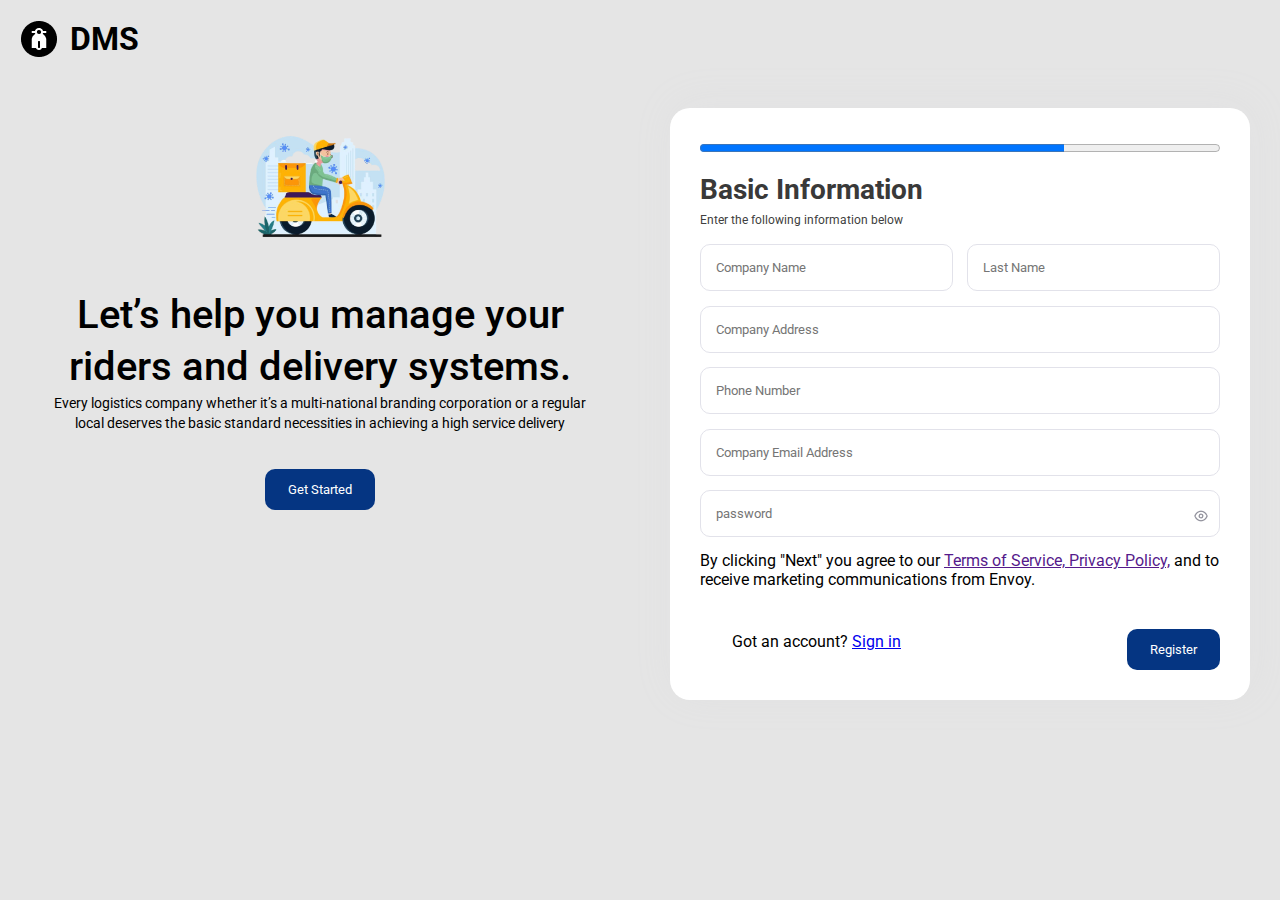
<file: index.html>
<!DOCTYPE html>
<html lang="en">
  <head>
    <meta charset="UTF-8" />
    <meta http-equiv="X-UA-Compatible" content="IE=edge" />
    <meta name="viewport" content="width=device-width, initial-scale=1.0" />
    <title>Delivery Management System</title>
    <link
      href="https://fonts.googleapis.com/css2?family=Montserrat:wght@100;200&family=Mynerve&family=Poppins:ital,wght@0,100;0,200;0,300;0,400;0,500;0,600;0,700;1,500&family=Roboto+Mono:wght@100;200;300;400;500&family=Roboto:wght@100;300;400;500;700;900&family=Zeyada&display=swap"
      rel="stylesheet"
    />
    <link rel="shortcut icon" href="./image/Logo.png" type="image/icon" />
    <link rel="stylesheet" href="./styles/style.css" />
  </head>
  <body>
    <!-- header start -->
    <header>
      <img class="logo" src="./image/Logo.png" alt="dms logo" />
      <h2 class="logo-text">DMS</h2>
    </header>
    <!-- header end -->

    <!-- section description start -->
    <section class="description-container">
      <div class="left-container">
        <img src="./image/bike.png" alt="dms bike" />
        <div class="description-text">
          <h2>Let’s help you manage your riders and delivery systems.</h2>
          <p>
            Every logistics company whether it’s a multi-national branding
            corporation or a regular local deserves the basic standard
            necessities in achieving a high service delivery
          </p>
        </div>
        <button class="get-btn">Get Started</button>
      </div>
      <div class="right-container">
        <div class="form-container">
          <progress max="100" value="70"></progress>
          <div class="form-text">
            <h2>Basic Information</h2>
            <p>Enter the following information below</p>
          </div>
          <form>
            <div class="name-input">
              <input type="text" placeholder="Company Name" />
              <input type="text" placeholder="Last Name" />
            </div>
            <input type="text" placeholder="Company Address" />
            <input type="number" placeholder="Phone Number" />
            <input type="email" placeholder="Company Email Address " />
            <div class="password">
              <input type="password" placeholder="password" />
              <img class="eye" src="./image/eye.png" alt="eye" />
            </div>
            <div class="term-condition">
              <p>
                By clicking "Next" you agree to our
                <a href="">Terms of Service, Privacy Policy,</a> and to receive
                marketing communications from Envoy.
              </p>
            </div>
            <div class="btn-text">
              <p>
                Got an account?
                <a href="./login.html">Sign in</a>
              </p>

              <button class="get-btn">
                <a href="./login.html">Register</a>
              </button>
            </div>
          </form>
        </div>
      </div>
    </section>
    <!-- section description end -->
  </body>
</html>
</file>
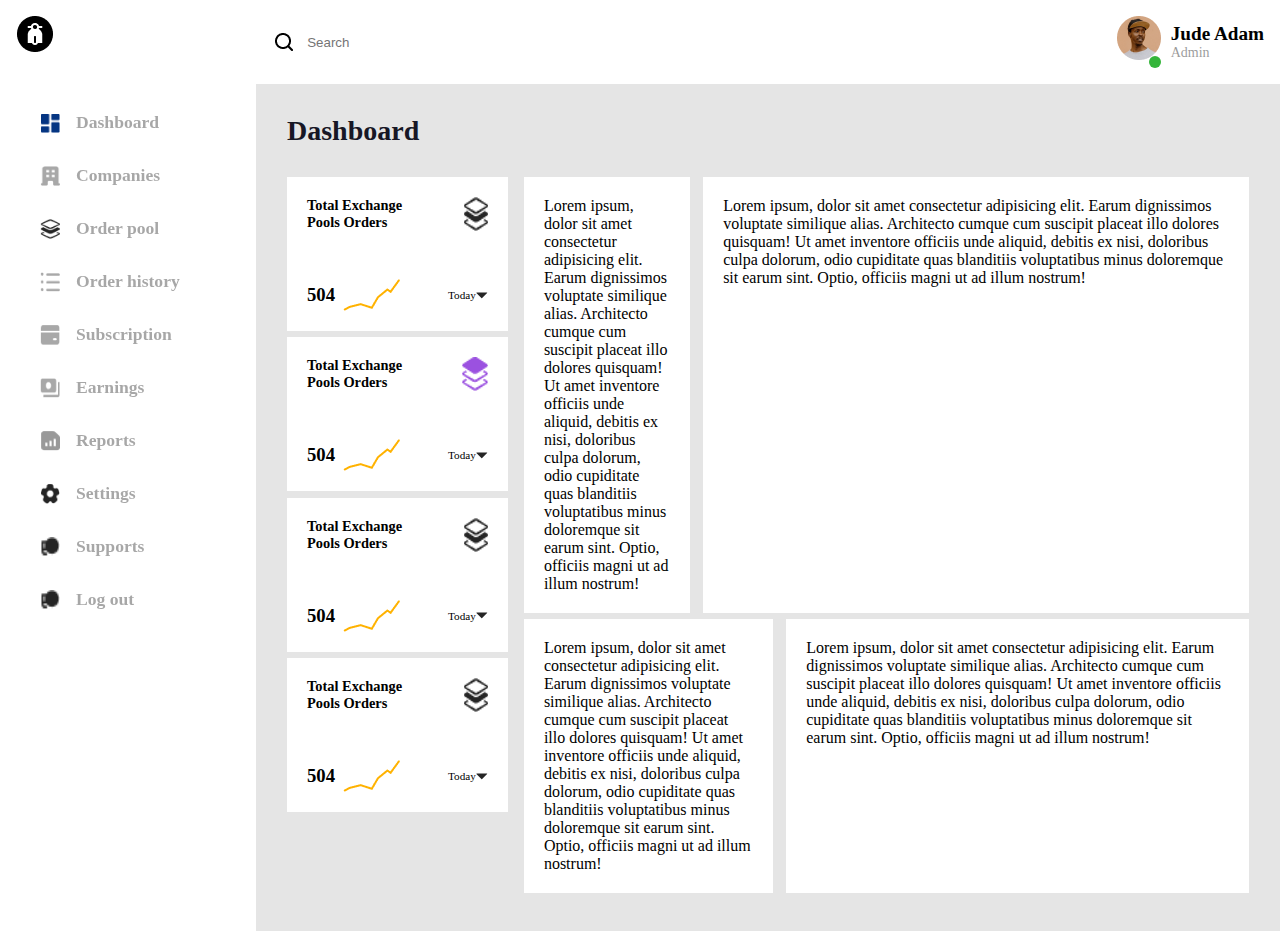
<file: dashboard.html>
<!DOCTYPE html>
<html lang="en">
  <head>
    <meta charset="UTF-8" />
    <meta http-equiv="X-UA-Compatible" content="IE=edge" />
    <meta name="viewport" content="width=device-width, initial-scale=1.0" />
    <title>Dashboard</title>
    <link rel="stylesheet" href="./styles/dashboard.css" />
  </head>
  <body>
    <div class="container">
      <div class="sidebar">
        <div class="logo">
          <img src="./image/Logo.png" alt="dshboard log" />
        </div>
        <div class="sidebar-content">
          <ul class="sidebar-list">
            <li class="sidebar-list-item">
              <a href="./dashboard.html">
                <img src="./image/dashbaord.png" alt="dashboard icon" />
                <span class="icon-text">Dashboard</span>
              </a>
            </li>

            <li class="sidebar-list-item">
              <a href="./dashboard.html">
                <img src="./image/companies.png" alt="companies icon" />
                <span class="icon-text">Companies</span>
              </a>
            </li>

            <li class="sidebar-list-item">
              <a href="./dashboard.html">
                <img src="./image/order.png" alt="order icon" />
                <span class="icon-text">Order pool</span>
              </a>
            </li>

            <li class="sidebar-list-item">
              <a href="./dashboard.html">
                <img src="./image/orderhistory.png" alt="history icon" />
                <span class="icon-text">Order history</span>
              </a>
            </li>

            <li class="sidebar-list-item">
              <a href="./dashboard.html">
                <img src="./image/subscription.png" alt="sub icon" />
                <span class="icon-text">Subscription</span>
              </a>
            </li>

            <li class="sidebar-list-item">
              <a href="./dashboard.html">
                <img src="./image/earnings.png" alt="earn icon" />
                <span class="icon-text">Earnings</span>
              </a>
            </li>

            <li class="sidebar-list-item">
              <a href="./dashboard.html">
                <img src="./image/reports.png" alt="reports icon" />
                <span class="icon-text">Reports</span>
              </a>
            </li>

            <li class="sidebar-list-item">
              <a href="./dashboard.html">
                <img src="./image/settings.png" alt="settings icon" />
                <span class="icon-text">Settings</span>
              </a>
            </li>

            <li class="sidebar-list-item">
              <a href="./dashboard.html">
                <img src="./image/support.png" alt="support icon" />
                <span class="icon-text">Supports</span>
              </a>
            </li>

            <li class="sidebar-list-item">
              <a href="./login.html">
                <img src="./image/support.png" alt="support icon" />
                <span class="icon-text">Log out</span>
              </a>
            </li>
          </ul>
        </div>
      </div>
      <!-- MAIN CONTAINER -->
      <div class="main">
        <header>
          <div class="header-content">
            <div class="search-container">
              <img src="./image/Search.png" alt="search icon" />
              <input type="search" placeholder="Search" />
            </div>
            <div class="user-profile">
              <div class="img-wrapper">
                <img
                  src="./image/Photo.png"
                  class="user-avatar"
                  alt="user avatar"
                />
                <span class="green-dot"></span>
              </div>
              <div class="user-info">
                <h5 class="username">Jude Adam</h5>
                <span>Admin</span>
              </div>
            </div>
          </div>
        </header>
        <!-- DASHBORAD CONTAINER -->
        <div class="dashboard-analysis">
          <h2>Dashboard</h2>
          <div class="dashboard-content">
            <!-- LEFT CONTAINER -->
            <div class="left-container">
              <div class="cards">
                <div class="card">
                  <div class="card-t-content">
                    <h3>Total Exchange Pools Orders</h3>
                    <img src="./image/order.png" alt="" />
                  </div>
                  <div class="card-b-content">
                    <div class="order-text">
                      <h3>504</h3>
                      <img src="./image/yellow.png" alt="" />
                    </div>
                    <div class="today">
                      <p>Today</p>
                      <img src="./image/caret-down.png" alt="" />
                    </div>
                  </div>
                </div>

                <div class="card">
                  <div class="card-t-content">
                    <h3>Total Exchange Pools Orders</h3>
                    <img src="./image/created-orders.png" alt="" />
                  </div>
                  <div class="card-b-content">
                    <div class="order-text">
                      <h3>504</h3>
                      <img src="./image/yellow.png" alt="" />
                    </div>
                    <div class="today">
                      <p>Today</p>
                      <img src="./image/caret-down.png" alt="" />
                    </div>
                  </div>
                </div>
                <div class="card">
                  <div class="card-t-content">
                    <h3>Total Exchange Pools Orders</h3>
                    <img src="./image/order.png" alt="" />
                  </div>
                  <div class="card-b-content">
                    <div class="order-text">
                      <h3>504</h3>
                      <img src="./image/yellow.png" alt="" />
                    </div>
                    <div class="today">
                      <p>Today</p>
                      <img src="./image/caret-down.png" alt="" />
                    </div>
                  </div>
                </div>
                <div class="card">
                  <div class="card-t-content">
                    <h3>Total Exchange Pools Orders</h3>
                    <img src="./image/order.png" alt="" />
                  </div>
                  <div class="card-b-content">
                    <div class="order-text">
                      <h3>504</h3>
                      <img src="./image/yellow.png" alt="" />
                    </div>
                    <div class="today">
                      <p>Today</p>
                      <img src="./image/caret-down.png" alt="" />
                    </div>
                  </div>
                </div>
              </div>
            </div>
            <!-- LEFT CONTAINER -->

            <!-- RIGHT CONTAINER -->
            <div class="right-container">
              <div class="top-right-container">
                <div class="cards-top">
                  <div class="card-top" id="card-top-1">
                    Lorem ipsum, dolor sit amet consectetur adipisicing elit.
                    Earum dignissimos voluptate similique alias. Architecto
                    cumque cum suscipit placeat illo dolores quisquam! Ut amet
                    inventore officiis unde aliquid, debitis ex nisi, doloribus
                    culpa dolorum, odio cupiditate quas blanditiis voluptatibus
                    minus doloremque sit earum sint. Optio, officiis magni ut ad
                    illum nostrum!
                  </div>
                  <div class="card-top" id="card-top-2">
                    Lorem ipsum, dolor sit amet consectetur adipisicing elit.
                    Earum dignissimos voluptate similique alias. Architecto
                    cumque cum suscipit placeat illo dolores quisquam! Ut amet
                    inventore officiis unde aliquid, debitis ex nisi, doloribus
                    culpa dolorum, odio cupiditate quas blanditiis voluptatibus
                    minus doloremque sit earum sint. Optio, officiis magni ut ad
                    illum nostrum!
                  </div>
                </div>
              </div>

              <div class="bottom-right-container">
                <div class="cards-bottom">
                  <div class="card-bottom" id="card-bottom-1">
                    Lorem ipsum, dolor sit amet consectetur adipisicing elit.
                    Earum dignissimos voluptate similique alias. Architecto
                    cumque cum suscipit placeat illo dolores quisquam! Ut amet
                    inventore officiis unde aliquid, debitis ex nisi, doloribus
                    culpa dolorum, odio cupiditate quas blanditiis voluptatibus
                    minus doloremque sit earum sint. Optio, officiis magni ut ad
                    illum nostrum!
                  </div>
                  <div class="card-bottom" id="card-bottom-2">
                    Lorem ipsum, dolor sit amet consectetur adipisicing elit.
                    Earum dignissimos voluptate similique alias. Architecto
                    cumque cum suscipit placeat illo dolores quisquam! Ut amet
                    inventore officiis unde aliquid, debitis ex nisi, doloribus
                    culpa dolorum, odio cupiditate quas blanditiis voluptatibus
                    minus doloremque sit earum sint. Optio, officiis magni ut ad
                    illum nostrum!
                  </div>
                </div>
              </div>
            </div>
            <!-- RIGHT CONTAINER -->
          </div>
        </div>
        <!-- DASHBORAD CONTAINER -->
      </div>
      <!-- MAIN CONTAINER -->
    </div>
  </body>
</html>
</file>
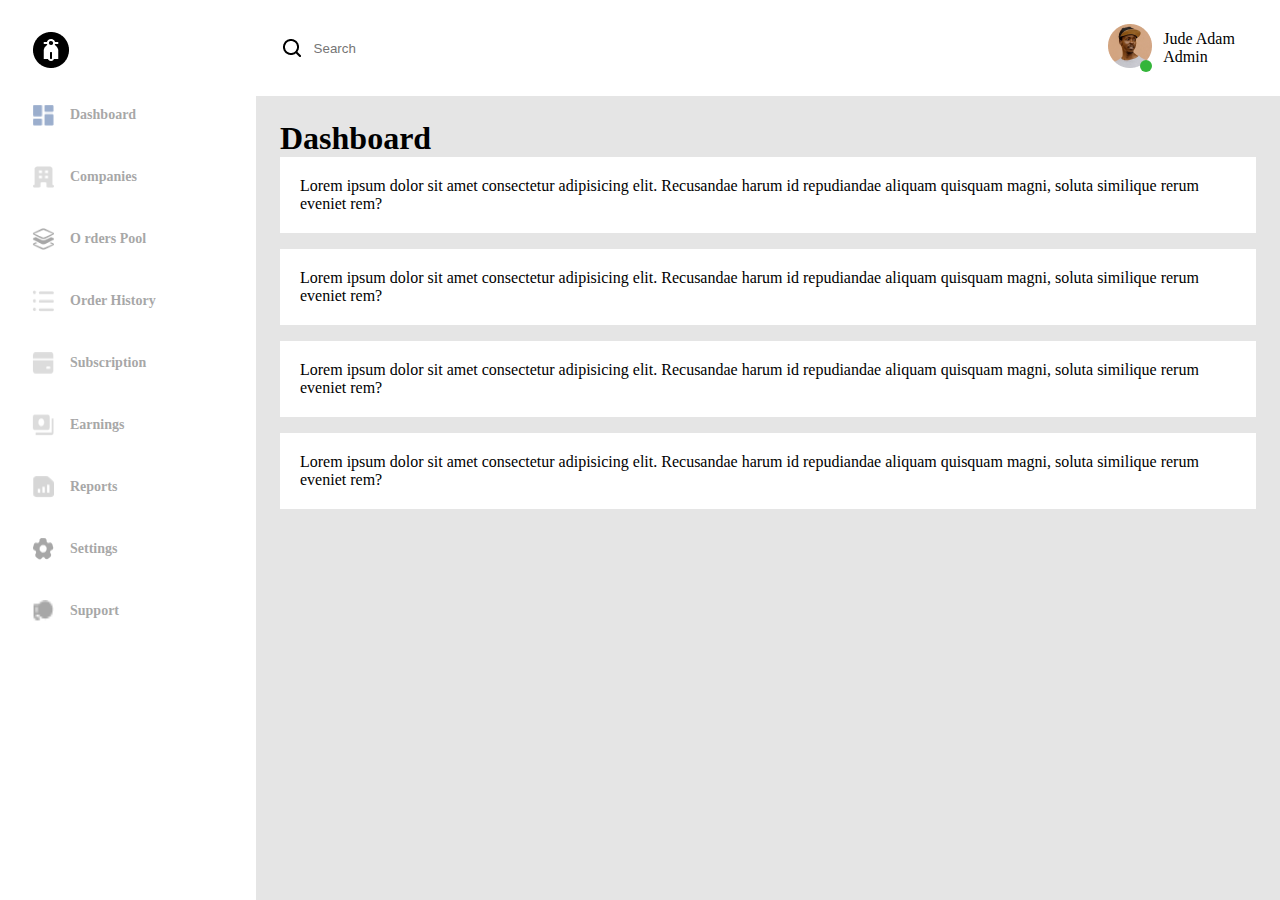
<file: dashpage.html>
<!DOCTYPE html>
<html lang="en">
  <head>
    <meta charset="UTF-8" />
    <meta http-equiv="X-UA-Compatible" content="IE=edge" />
    <meta name="viewport" content="width=device-width, initial-scale=1.0" />
    <title>Dashboard-2</title>
    <link rel="stylesheet" href="./styles/dash.css" />
  </head>
  <body>
    <div class="dash-container">
      <!-- SIDEBAR -->
      <div class="sidebar-container">
        <div class="logo">
          <img src="./image/Logo.png" alt="" />
        </div>

        <div class="sidebar-content">
          <ul class="sidebar-list">
            <li class="sidebar-list-item">
              <img src="./image/dashbaord.png" alt="" />
              <a href="">Dashboard</a>
            </li>
            <li class="sidebar-list-item">
              <img src="./image/companies.png" alt="" />
              <a href="">Companies</a>
            </li>
            <li class="sidebar-list-item">
              <img src="./image/order.png" alt="" />
              <a href="">O rders Pool</a>
            </li>
            <li class="sidebar-list-item">
              <img src="./image/orderhistory.png" alt="" />
              <a href="">Order History</a>
            </li>
            <li class="sidebar-list-item">
              <img src="./image/subscription.png" alt="" />
              <a href="">Subscription</a>
            </li>
            <li class="sidebar-list-item">
              <img src="./image/earnings.png" alt="" />
              <a href="">Earnings</a>
            </li>
            <li class="sidebar-list-item">
              <img src="./image/reports.png" alt="" />
              <a href="">Reports</a>
            </li>
            <li class="sidebar-list-item">
              <img src="./image/settings.png" alt="" />
              <a href="">Settings</a>
            </li>
            <li class="sidebar-list-item">
              <img src="./image/support.png" alt="" />
              <a href="">Support</a>
            </li>
          </ul>
        </div>
      </div>
      <!-- SIDEBAR -->

      <!-- MAIN CONTAINER -->
      <div class="main-container">
        <!-- navbar -->
        <div class="navbar-container">
          <div class="navbar-content">
            <div class="search-wrapper">
              <img src="./image/Search.png" alt="search icon" />
              <input type="search" placeholder="Search" />
            </div>
            <div class="user-profile">
              <div class="user-avatar">
                <img src="./image/Photo.png" alt="user avatar" />
                <span class="online-indicator"></span>
              </div>
              <div class="user-info">
                <span class="username">Jude Adam</span>
                <span class="role">Admin</span>
              </div>
            </div>
          </div>
        </div>
        <!-- navbar -->

        <!-- dashboard analysis -->
        <div class="dashboard-analysis">
          <h1>Dashboard</h1>
          <div class="dash-analysis-wrapper">
            <!-- LEFT CONTAINER -->
            <div class="left-container">
              <div class="left-card-content">
                Lorem ipsum dolor sit amet consectetur adipisicing elit.
                Recusandae harum id repudiandae aliquam quisquam magni, soluta
                similique rerum eveniet rem?
              </div>
              <div class="left-card-content">
                Lorem ipsum dolor sit amet consectetur adipisicing elit.
                Recusandae harum id repudiandae aliquam quisquam magni, soluta
                similique rerum eveniet rem?
              </div>
              <div class="left-card-content">
                Lorem ipsum dolor sit amet consectetur adipisicing elit.
                Recusandae harum id repudiandae aliquam quisquam magni, soluta
                similique rerum eveniet rem?
              </div>
              <div class="left-card-content">
                Lorem ipsum dolor sit amet consectetur adipisicing elit.
                Recusandae harum id repudiandae aliquam quisquam magni, soluta
                similique rerum eveniet rem?
              </div> 
            </div>
            <!-- LEFT CONTAINER -->

            <!-- RIGHT CONTAINER -->
            <div class="right-container">
              <div class="top"></div>
              <div class="bottom"></div>
            </div>
            <!-- RIGHT CONTAINER -->

          </div>
        </div>
        <!-- dashboard analysis -->
      </div>
      <!-- MAIN CONTAINER -->
    </div>
  </body>
</html>
</file>
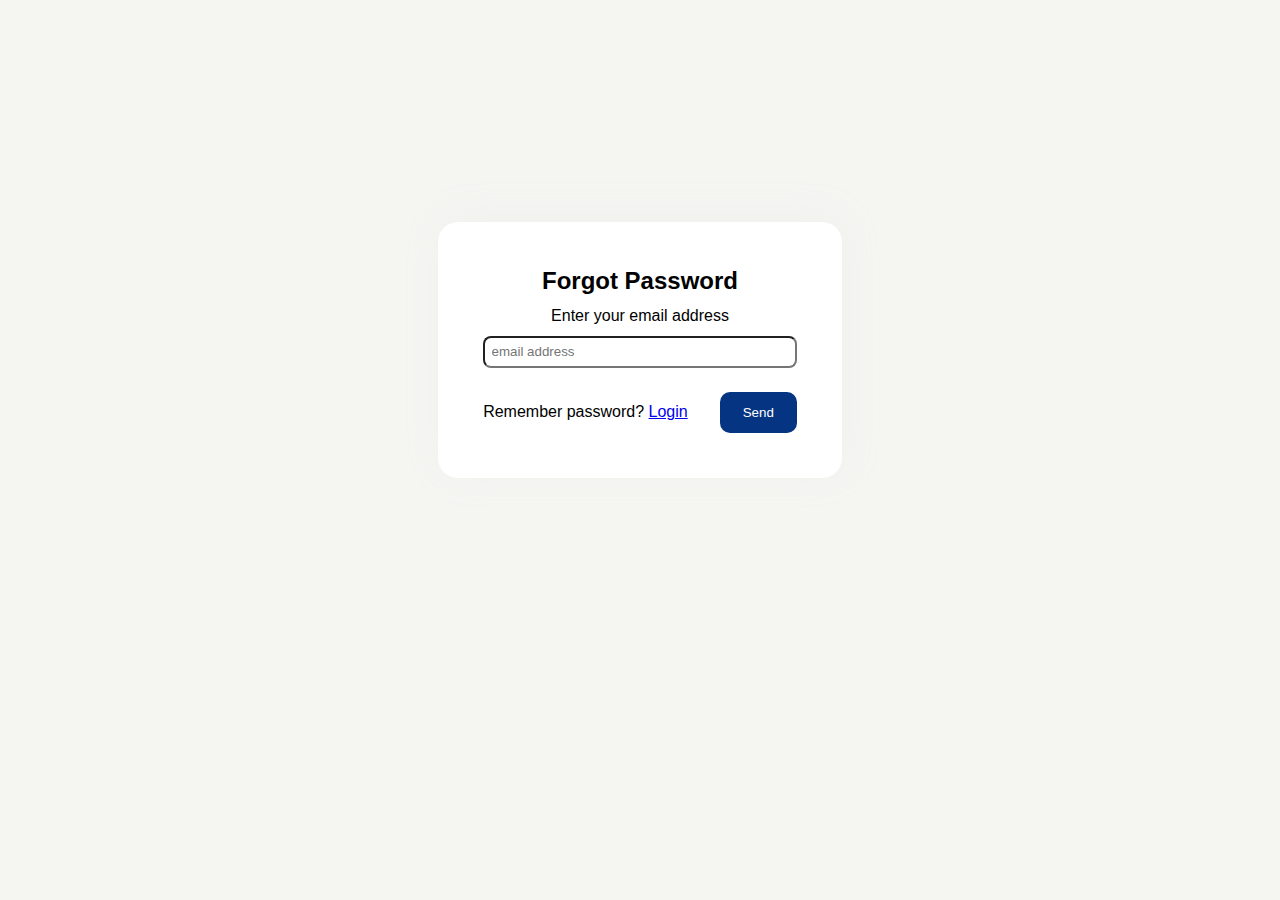
<file: forgotpassword.html>
<!DOCTYPE html>
<html lang="en">
  <head>
    <meta charset="UTF-8" />
    <meta http-equiv="X-UA-Compatible" content="IE=edge" />
    <meta name="viewport" content="width=device-width, initial-scale=1.0" />
    <title>Forget Password</title>
    <link rel="stylesheet" href="./styles/fpassword.css" />
  </head>
  <body>
    <div class="fpassword-container">
      <div class="form-wrapper">
        <form>
          <div class="fpass-desc">
            <h2>Forgot Password</h2>
            <p>Enter your email address</p>
          </div>
          <input type="email" placeholder="email address" class="email-input" required />
          <div class="btn-wrapper">
            <p>
              Remember password?
              <a href="./login.html"> Login</a>
            </p>
            <button class="send">Send</button>
          </div>
        </form>
      </div>
    </div>
  </body>
</html>
</file>
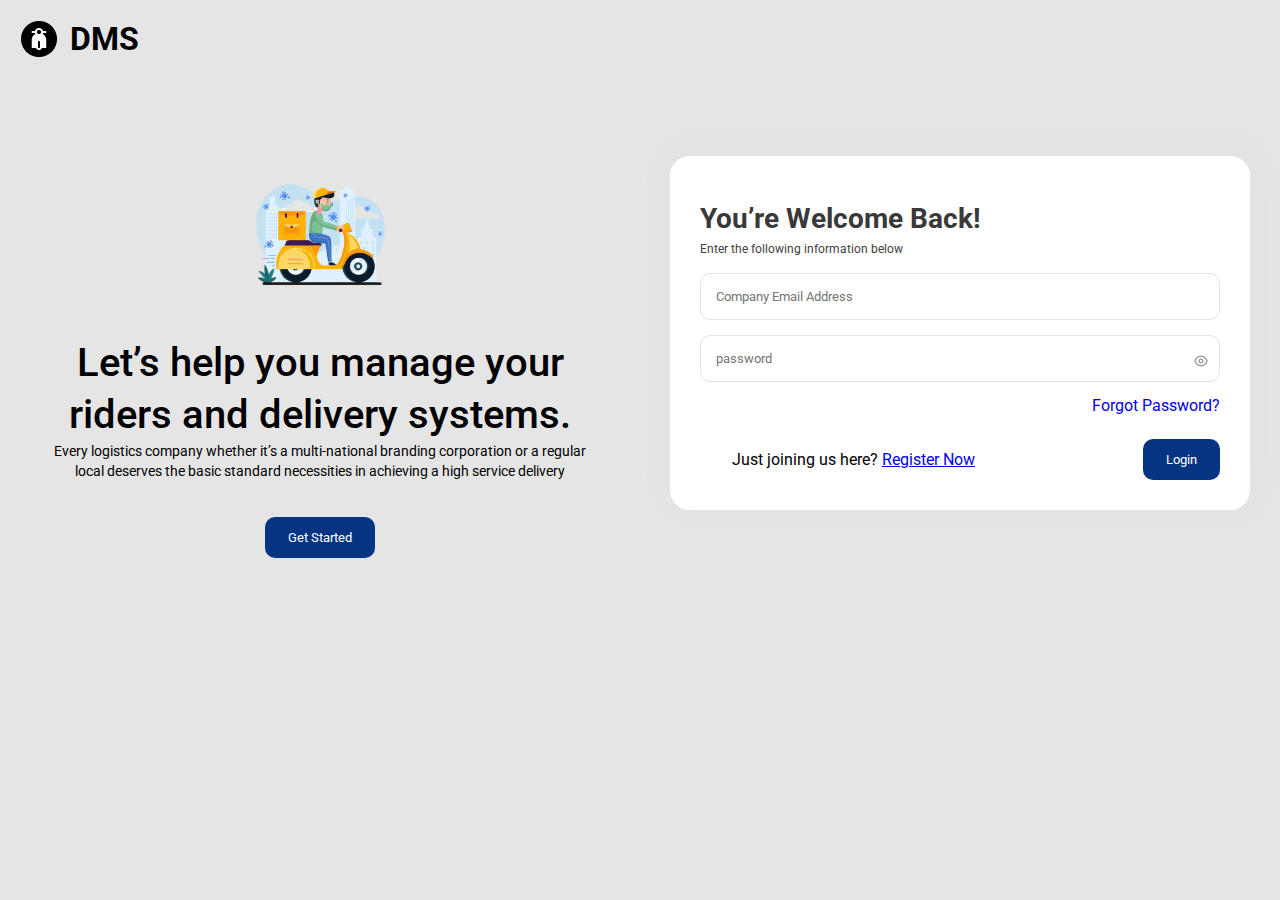
<file: login.html>
<!DOCTYPE html>
<html lang="en">
  <head>
    <meta charset="UTF-8" />
    <meta http-equiv="X-UA-Compatible" content="IE=edge" />
    <meta name="viewport" content="width=device-width, initial-scale=1.0" />
    <title>Delivery Management System</title>
    <link
      href="https://fonts.googleapis.com/css2?family=Montserrat:wght@100;200&family=Mynerve&family=Poppins:ital,wght@0,100;0,200;0,300;0,400;0,500;0,600;0,700;1,500&family=Roboto+Mono:wght@100;200;300;400;500&family=Roboto:wght@100;300;400;500;700;900&family=Zeyada&display=swap"
      rel="stylesheet"
    />
    <link rel="shortcut icon" href="./image/Logo.png" type="image/icon" />
    <link rel="stylesheet" href="./styles/login.css" />
  </head>
  <body>
    <!-- header start -->
    <header>
      <img class="logo" src="./image/Logo.png" alt="dms logo" />
      <h2 class="logo-text">DMS</h2>
    </header>
    <!-- header end -->

    <!-- section description start -->
    <section class="description-container">
      <div class="left-container">
        <img src="./image/bike.png" alt="dms bike" />
        <div class="description-text">
          <h2>Let’s help you manage your riders and delivery systems.</h2>
          <p>
            Every logistics company whether it’s a multi-national branding
            corporation or a regular local deserves the basic standard
            necessities in achieving a high service delivery
          </p>
        </div>
        <button class="get-btn">Get Started</button>
      </div>
      <div class="right-container">
        <div class="form-container">
          <div class="form-text">
            <h2>You’re Welcome Back!</h2>
            <p>Enter the following information below</p>
          </div>
          <form>
            <input type="email" placeholder="Company Email Address " />
            <div class="password">
              <input type="password" placeholder="password" />
              <img class="eye" src="./image/eye.png" alt="eye" />
            </div>
            <div class="fpass">
              <a href="./forgotpassword.html">Forgot Password?</a>
            </div>

            <div class="btn-text">
              <p>
                Just joining us here? <a href="./index.html"> Register Now</a>
              </p>

              <button class="btn-login">
                <a href="./dashboard.html">Login </a>
              </button>
            </div>
          </form>
        </div>
      </div>
    </section>
    <!-- section description end -->
  </body>
</html>
</file>
<file: styles/style.css>
/* @import url('https://fonts.googleapis.com/css2?family=Montserrat:wght@100;200&family=Mynerve&family=Poppins:ital,wght@0,100;0,200;0,300;0,400;0,500;0,600;0,700;1,500&family=Roboto+Mono:wght@100;200;300;400;500&family=Roboto:wght@100;300;400;500;700;900&family=Zeyada&display=swap'); */

* {
  margin: 0;
  padding: 0;
  box-sizing: border-box;
  font-family: "Roboto", sans-serif;
}
a{
  cursor: pointer;
}

body {
  background-color: #e5e5e5;
}
header {
  display: flex;
  align-items: center;
  gap: 0.8rem;
  padding: 20px;
}
.logo-text {
  font-size: 2rem;
}

.description-container {
  display: flex;
  justify-content: space-evenly;
  /* margin-top: 2rem; */
}
.left-container {
  text-align: center;
  padding: 30px;
  flex: 1;
}

.description-text {
  text-align: center;
  margin: 0 auto;
  padding: 20px;
}
.description-text h2 {
  font-weight: 500;
  font-size: 40px;
  line-height: 52px;
}
.description-text p {
  font-weight: 400;
  font-size: 14px;
  line-height: 20px;
}
.get-btn {
  padding: 13px 23px;
  background: #053582;
  border-radius: 10px;
  color: #fff;
  border: none;
  margin-top: 1rem;
  cursor: pointer;
}
.get-btn a {
  color: #fff;
  text-decoration: none;
}
.right-container {
  flex: 1;
  padding: 30px;
}
.form-container {
  background: #ffffff;
  box-shadow: 3px -5px 40px rgba(205, 205, 212, 0.1);
  border-radius: 20px;
  padding: 30px;
}
progress {
  width: 100%;
}
.form-text {
  margin: 1rem 0rem;
}
.form-text h2 {
  font-weight: 700;
  font-size: 28px;
  color: #393939;
  margin-bottom: 0.4rem;
}
.form-text p {
  font-weight: 400;
  font-size: 12px;
  line-height: 16px;
  color: #404040;
}
input {
  width: 100%;
  margin-bottom: 0.9rem;
  border: 1px solid #e2e2ea;
  border-radius: 10px;
  padding: 15px;
}
.name-input {
  display: flex;
  gap: 0.9rem;
}
.password {
  position: relative;
}
.eye {
  position: absolute;
  top: 20px;
  right: 12px;
}

.btn-text {
  margin-top: 1.5rem;
  display: flex;
  justify-content: space-between;
  align-items: center;
}
.btn-text p {
  margin-left: 2rem;
}
.btn-register {
  padding: 13px 23px;
  background: #053582;
  border-radius: 10px;
  color: #fff;
  border: none;
}

@media (max-width: 768px) {
  .description-container {
    flex-direction: column;
  }
  .name-input {
    flex-direction: column;
  }
  .term-condition p{
    font-size: .8rem;
  }
}

@media (max-width: 400px) {
  .btn-text{
    flex-direction: column;
  }
  .btn-text button{
    margin-top: .4rem;
  }
}
</file>
<file: styles/dashboard.css>
* {
  margin: 0;
  padding: 0;
  box-sizing: border-box;
}
.container {
  display: flex;
}
.sidebar {
  flex: 20%;
  height: 100vh;
  padding: 1rem;
  /* new fixes */
  position: sticky;
  top: 0;
}

.sidebar-content {
  padding: 1.5rem;
  margin-top: 2rem;
}
.sidebar-list-item {
  list-style: none;
  margin-bottom: 2rem;
}
.sidebar-content ul li a img {
  width: 20px;
  height: 20px;
}
.sidebar-content ul li a {
  display: flex;
  align-items: center;
  gap: 1rem;
  text-decoration: none;
}
.sidebar-content ul li a:hover {
  padding: 10px 34px;
  background: #e8f0fe;
  border-radius: 20.0281px;
}
.icon-text {
  font-weight: 700;
  font-size: 1.1rem;
  color: #252525;
  opacity: 0.4;
}
.main {
  flex: 80%;
  background: #e5e5e5;
  /* height: 100vh; */
}
header {
  background-color: #fff;
  padding: 1rem;
  font-size: 2rem;
  /* new fixes */
  position: sticky;
  top: 0;
}
.header-content {
  display: flex;
  justify-content: space-between;
}
.search-container {
  display: flex;
  align-items: center;
  gap: 0.7rem;
}
.search-container input {
  border: none;
  outline: none;
}
.user-profile {
  display: flex;
  align-items: center;
  gap: 0.6rem;
}
.user-avatar {
  cursor: pointer;
  object-fit: contain;
}
.img-wrapper {
  position: relative;
}
.green-dot {
  width: 12px;
  height: 12px;
  background: #34b53a;
  border-radius: 50%;
  padding: 4px;
  position: absolute;
  bottom: 0;
  right: 0;
}
.user-info {
  display: flex;
  flex-direction: column;
}
.username {
  font-weight: 700;
  font-size: 1.2rem;
  color: #000000;
}
.user-info span {
  font-weight: 400;
  font-size: 14px;
  color: #000000;
  opacity: 0.4;
}
.main {
  flex: 80%;
  background: #e5e5e5;
}
.dashboard-analysis {
  padding: 1rem;
}
.dashboard-analysis h2 {
  font-weight: 700;
  font-size: 28px;
  color: #171725;
  padding: 15px;
}
/* dashboard-content */
.dashboard-content {
  display: flex;
  gap: 1rem;
  /* margin-top: .5rem; */
  padding: 15px;
}
.cards {
  color: #000000;
}
.card {
  padding: 20px;
  background-color: #fff;
  margin-bottom: 0.4rem;
  display: flex;
  gap: 3rem;
  flex-direction: column;
  /* justify-content: space-between; */
}
.card-t-content {
  display: flex;
  justify-content: space-between;
  gap: 3rem;
}
.card-t-content h3 {
  font-size: 0.9rem;
}
.card-b-content {
  display: flex;
  justify-content: space-between;
  gap: 3rem;
}
.order-text {
  display: flex;
  gap: 0.5rem;
  align-items: center;
}
.today {
  display: flex;
  align-items: center;
  gap: 0rem;
}
.today p {
  font-size: 0.7rem;
}
.right-container {
  display: flex;
  flex-direction: column;
}

.top-right-container {
  display: flex;
  flex-basis: 50%;
}
.bottom-right-container {
  display: flex;
  flex-basis: 50%;
}
.cards-top {
  color: #000000;
  display: flex;
  gap: 0.8rem;
}
.card-top {
  padding: 20px;
  background-color: #fff;
  margin-bottom: 0.4rem;
}
#card-top-1 {
  flex: 20;
}
#card-top-2 {
  flex: 80;
}
.cards-bottom {
  color: #000000;
  display: flex;
  gap: 0.8rem;
}
.card-bottom {
  padding: 20px;
  background-color: #fff;
  margin-bottom: 0.4rem;
}
#card-bottom-1 {
  flex: 35%;
}
#card-bottom-2 {
  flex: 65%;
}

/* dashboard-content */
@media (max-width: 920px) {
  .dashboard-content {
    flex-direction: column;
  }
  .cards-top {
    flex-direction: column;
  }
  .cards-bottom {
    flex-direction: column;
  }
}
@media (max-width: 600px) {
  .icon-text {
    display: none;
  }
}
</file>
<file: styles/dash.css>
* {
  margin: 0;
  padding: 0;
  box-sizing: border-box;
}
.dash-container {
  display: flex;
}
/* SIDEBAR */
.sidebar-container {
  flex: 20%;
  background-color: #fff;
  height: 100vh;
  padding: 2rem;
  /* new fixes */
  position: sticky;
  top: 0;
}
.sidebar-content {
  margin-top: 2rem;
}

.sidebar-list-item {
  list-style: none;
  display: flex;
  align-items: center;
  gap: 1rem;
  margin-bottom: 2.5rem;
}
.sidebar-list-item img {
  width: 22px;
  height: 22px;
  color: #252525;
  opacity: 0.4;
}
.sidebar-list-item a {
  text-decoration: none;
  font-weight: 700;
  font-size: 14px;
  color: #252525;
  opacity: 0.4;
}
.sidebar-list-item:hover,
.sidebar-list-item img:hover {
  background: #e8f0fe;
  padding: 10px;
  border-radius: 20.0281px;
}
/* SIDEBAR */

.main-container {
  flex: 80%;
  background-color: #e5e5e5;
}

/* NAVBAR */
.navbar-container {
  background-color: #fff;
  padding: 1.5rem;
  position: sticky;
  top: 0;
}
.navbar-content {
  display: flex;
  justify-content: space-between;
}
.search-wrapper {
  width: 100%;
  display: flex;
  align-items: center;
  gap: 0.6rem;
}
.search-wrapper input {
  width: 30%;
  border: none;
  outline: 0;
}
.user-profile {
  display: flex;
  align-items: center;
  gap: 0.7rem;
}
.user-avatar {
  position: relative;
}
.online-indicator {
  position: absolute;
  width: 12px;
  height: 12px;
  background: #34b53a;
  border-radius: 50%;
  padding: 0.2rem;
  bottom: 0;
  right: 0;
}
/* NAVBAR */

.dashboard-analysis {
  padding: 1.5rem;
}
.left-card-content {
  background-color: #fff;
  margin-bottom: 1rem;
  padding: 20px;
}

@media (max-width: 600px) {
  .sidebar-list-item a {
    display: none;
  }
}
</file>
<file: styles/fpassword.css>
* {
  margin: 0;
  padding: 0;
  box-sizing: border-box;
}
body {
  font-family: "Roboto", sans-serif;
  background: #f5f5f2;
}
.fpassword-container {
  display: flex;
  justify-content: center;
  align-items: center;
  min-height: 700px;
}
.form-wrapper{
  background: #ffffff;
  box-shadow: 3px -5px 40px rgba(205, 205, 212, 0.1);
  border-radius: 20px;
  padding: 45px;
}
.fpass-desc h2{
  margin-bottom: .7rem;
  text-align: center;
  /* font-size: 2rem; */
}
.fpass-desc p{
  margin-bottom: .7rem;
  font-size: 1rem;
  text-align: center;
}
.email-input{
  width: 100%;
  padding: .4rem;
  margin-bottom: 1.5rem;
  border-radius: 8px;
}


.btn-wrapper{
  display: flex;
  align-items: center;
  justify-content: space-between;
  gap: 2rem;
}
.send{
  padding: 13px 23px;
  background: #053582;
  border-radius: 10px;
  color: #fff;
  border: none;
}

@media (max-width: 400px) {
  .fpassword-container{
    margin: 1rem;
  }
  .fpass-desc h2{
    font-size: 1rem;
  }
  .fpass-desc p{
    font-size: 1rem;
  }
  .btn-wrapper p{
    font-size: 1rem;
    text-align: center;
  }
  .btn-wrapper{
    flex-direction: column
  }
}
</file>
<file: styles/login.css>
/* @import url('https://fonts.googleapis.com/css2?family=Montserrat:wght@100;200&family=Mynerve&family=Poppins:ital,wght@0,100;0,200;0,300;0,400;0,500;0,600;0,700;1,500&family=Roboto+Mono:wght@100;200;300;400;500&family=Roboto:wght@100;300;400;500;700;900&family=Zeyada&display=swap'); */

* {
  margin: 0;
  padding: 0;
  box-sizing: border-box;
  font-family: "Roboto", sans-serif;
}
body {
  background-color: #e5e5e5;
}
header {
  display: flex;
  align-items: center;
  gap: 0.8rem;
  padding: 20px;
}
.logo-text {
  font-size: 2rem;
}

.description-container {
  display: flex;
  justify-content: space-evenly;
  margin-top: 3rem;
}
.left-container {
  text-align: center;
  padding: 30px;
  flex: 1;
}

.description-text {
  text-align: center;
  margin: 0 auto;
  padding: 20px;
}
.description-text h2 {
  font-weight: 500;
  font-size: 40px;
  line-height: 52px;
}
.description-text p {
  font-weight: 400;
  font-size: 14px;
  line-height: 20px;
}
.get-btn {
  padding: 13px 23px;
  background: #053582;
  border-radius: 10px;
  color: #fff;
  border: none;
  margin-top: 1rem;
  cursor: pointer;
}

.right-container {
  flex: 1;
  padding: 30px;
}
.form-container {
  background: #ffffff;
  box-shadow: 3px -5px 40px rgba(205, 205, 212, 0.1);
  border-radius: 20px;
  padding: 30px;
}
progress {
  width: 100%;
}
.form-text {
  margin: 1rem 0rem;
}
.form-text h2 {
  font-weight: 700;
  font-size: 28px;
  color: #393939;
  margin-bottom: 0.4rem;
}
.form-text p {
  font-weight: 400;
  font-size: 12px;
  line-height: 16px;
  color: #404040;
}
input {
  width: 100%;
  margin-bottom: 0.9rem;
  border: 1px solid #e2e2ea;
  border-radius: 10px;
  padding: 15px;
}
.name-input {
  display: flex;
  gap: 0.9rem;
}
.password {
  position: relative;
}
.eye {
  position: absolute;
  top: 20px;
  right: 12px;
}

.btn-text {
  margin-top: 1.5rem;
  display: flex;
  justify-content: space-between;
  align-items: center;
}
.fpass a{
  display: block;
  text-align: right;
  text-decoration: none;
}
.btn-text p {
  margin-left: 2rem;
}
.btn-login {
  padding: 13px 23px;
  background: #053582;
  border-radius: 10px;
  color: #fff;
  border: none;
  cursor: pointer;
}
.btn-login a{
  color: #fff;
  text-decoration: none;
}
@media (max-width: 768px) {
  .description-container {
    flex-direction: column;
  }
  .name-input {
    flex-direction: column;
  }
  .term-condition p{
    font-size: .8rem;
  }
}

@media (max-width: 400px) {
  .btn-text{
    flex-direction: column;
  }
  .btn-text button{
    margin-top: .4rem;
  }
}
</file>
